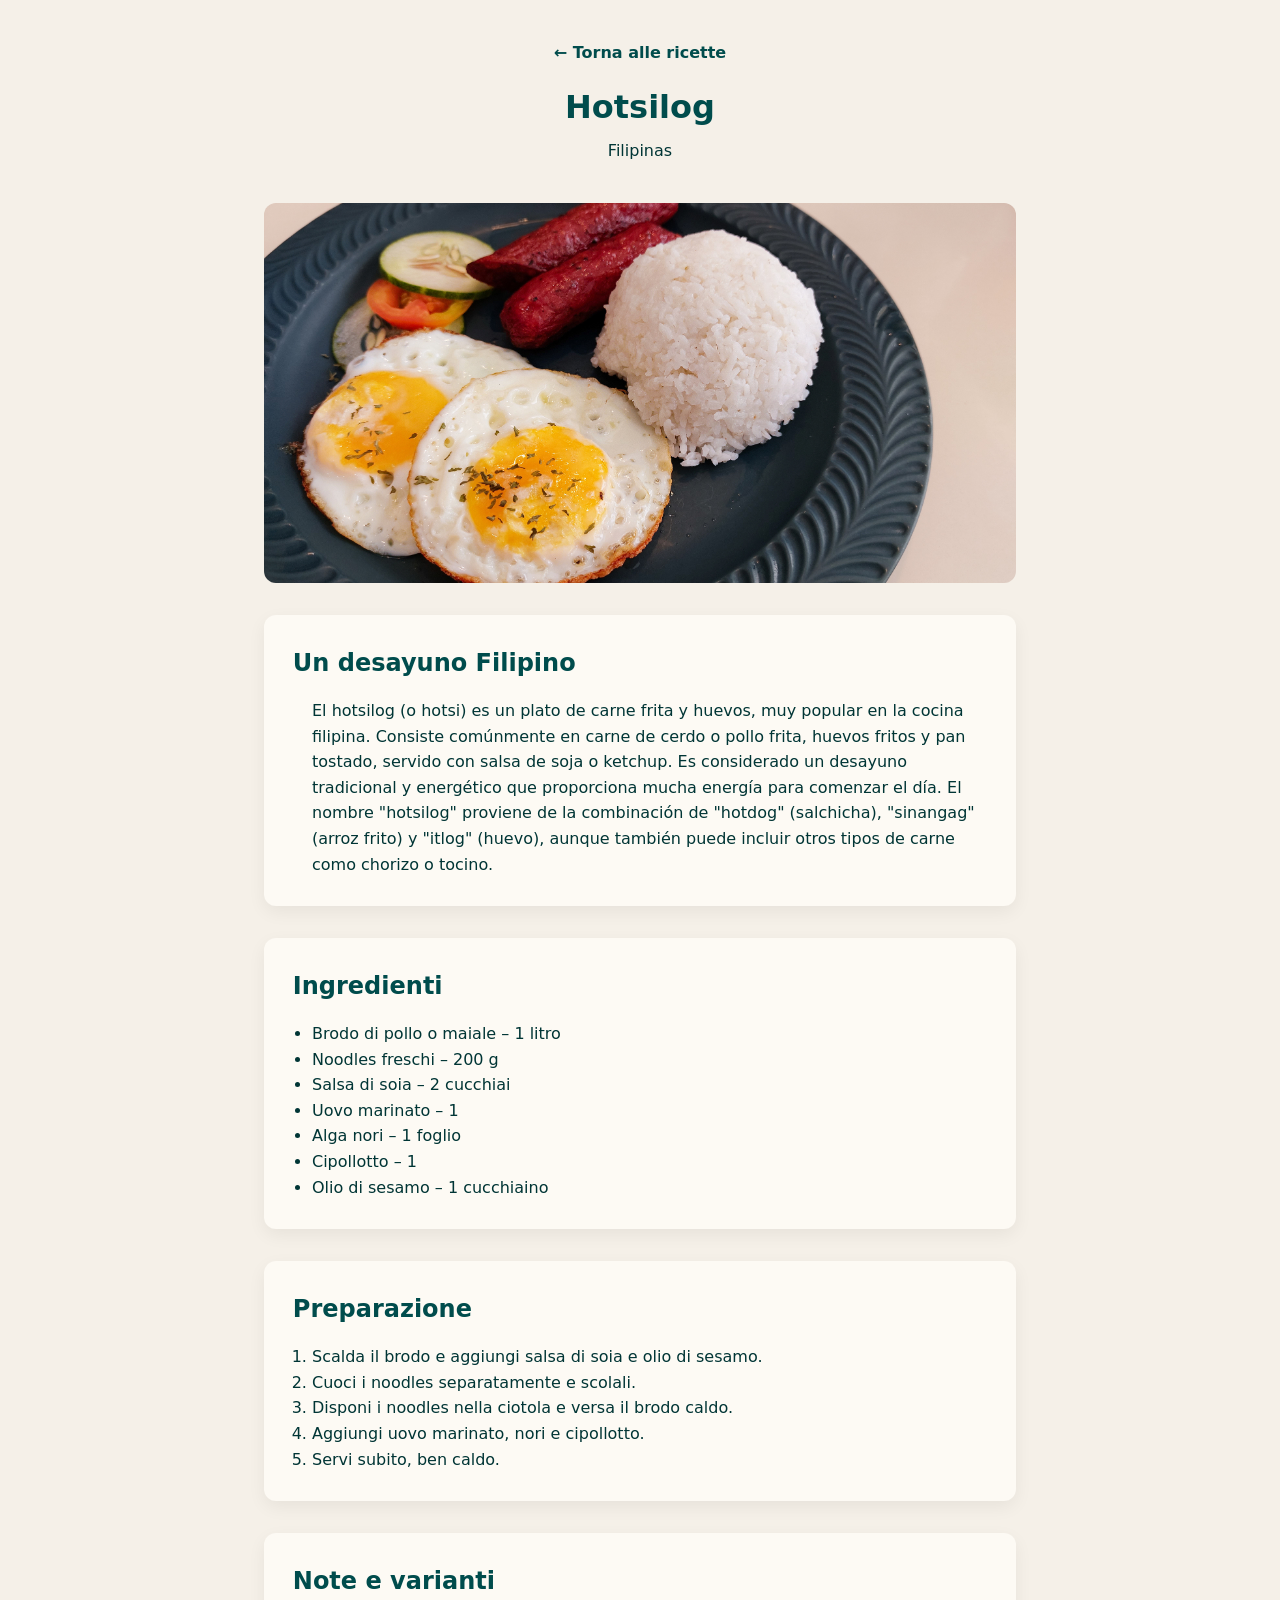
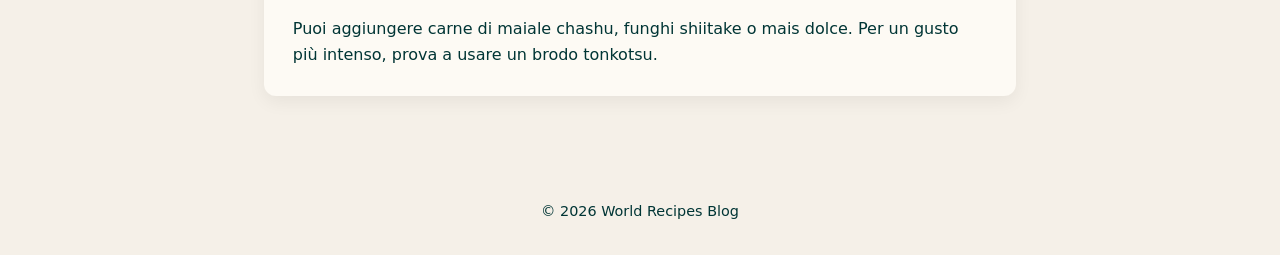
<file: hotsilog.html>
<!DOCTYPE html>
<html lang="it">
<head>
  <meta charset="UTF-8" />
  <meta name="viewport" content="width=device-width, initial-scale=1.0" />
  <title>Pancit – Recetas del mundo</title>
  <link rel="stylesheet" href="styles.css" />
</head>

<body class="pagina-ricetta">

  <header class="header-ricetta">
    <a href="index.html" class="back-link">← Torna alle ricette</a>
    <h1>Hotsilog</h1>
    <p class="sottotitolo-paese">Filipinas</p>
  </header>

  <main class="contenuto-ricetta">

    <div class="hero-ricetta">
      <img src="Images/hotsilog.jpg" alt="Hotsilog Filipino" />
    </div>
    
    <section class="box-ricetta">
        <h2>Un desayuno Filipino</h2>
      <ul>
        <p> El hotsilog (o hotsi) es un plato de carne frita y huevos, muy popular en la cocina filipina.
          Consiste comúnmente en carne de cerdo o pollo frita, huevos fritos y pan tostado, servido con salsa de soja o ketchup.
          Es considerado un desayuno tradicional y energético que proporciona mucha energía para comenzar el día.
          El nombre "hotsilog" proviene de la combinación de "hotdog" (salchicha), "sinangag" (arroz frito) y "itlog" (huevo), aunque también puede incluir otros tipos de carne como chorizo o tocino.
        <p>
      </ul>
    </section>
    
    <section class="box-ricetta">
      <h2>Ingredienti</h2>
      <ul>
        <li>Brodo di pollo o maiale – 1 litro</li>
        <li>Noodles freschi – 200 g</li>
        <li>Salsa di soia – 2 cucchiai</li>
        <li>Uovo marinato – 1</li>
        <li>Alga nori – 1 foglio</li>
        <li>Cipollotto – 1</li>
        <li>Olio di sesamo – 1 cucchiaino</li>
      </ul>
    </section>

    <section class="box-ricetta">
      <h2>Preparazione</h2>
      <ol>
        <li>Scalda il brodo e aggiungi salsa di soia e olio di sesamo.</li>
        <li>Cuoci i noodles separatamente e scolali.</li>
        <li>Disponi i noodles nella ciotola e versa il brodo caldo.</li>
        <li>Aggiungi uovo marinato, nori e cipollotto.</li>
        <li>Servi subito, ben caldo.</li>
      </ol>
    </section>

    <section class="box-ricetta">
      <h2>Note e varianti</h2>
      <p>
        Puoi aggiungere carne di maiale chashu, funghi shiitake o mais dolce.
        Per un gusto più intenso, prova a usare un brodo tonkotsu.
      </p>
    </section>

  </main>

  <footer class="footer">
    <p>© 2026 World Recipes Blog</p>
  </footer>

</body>
</html>
</file>
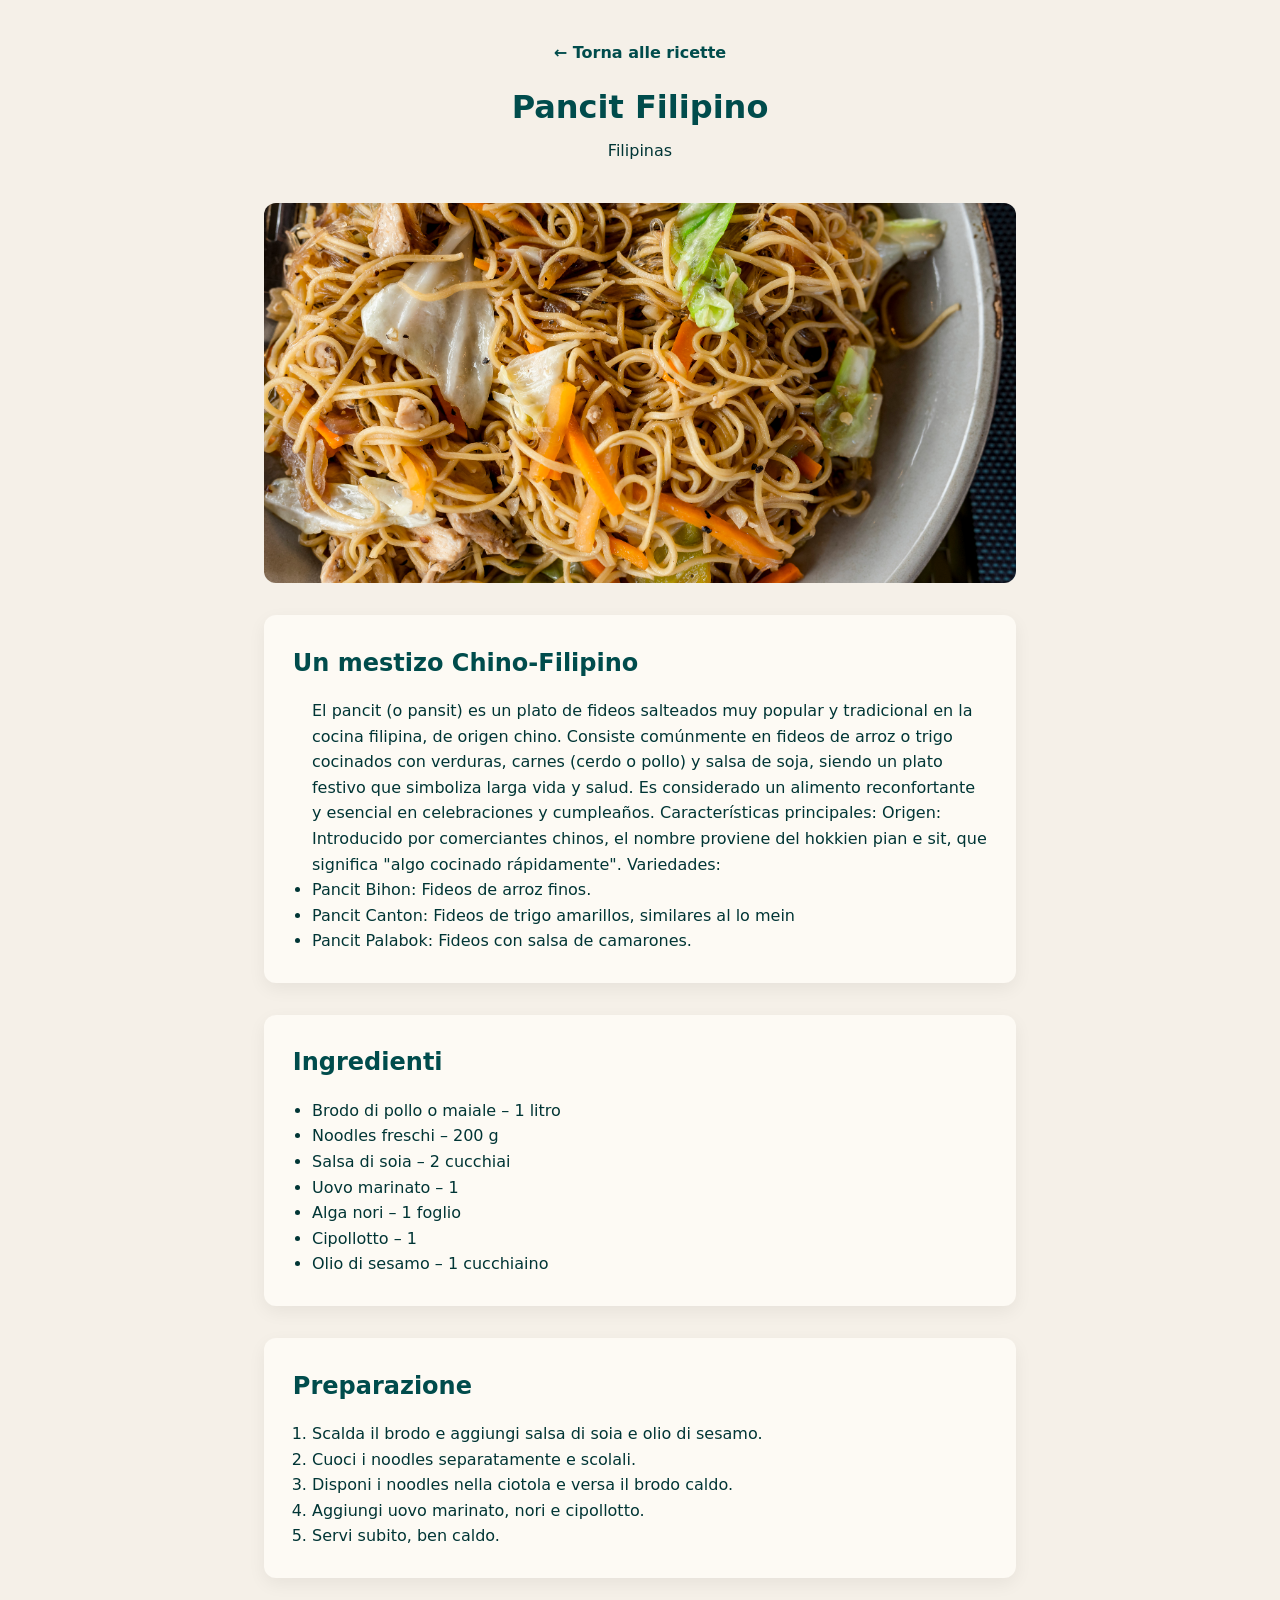
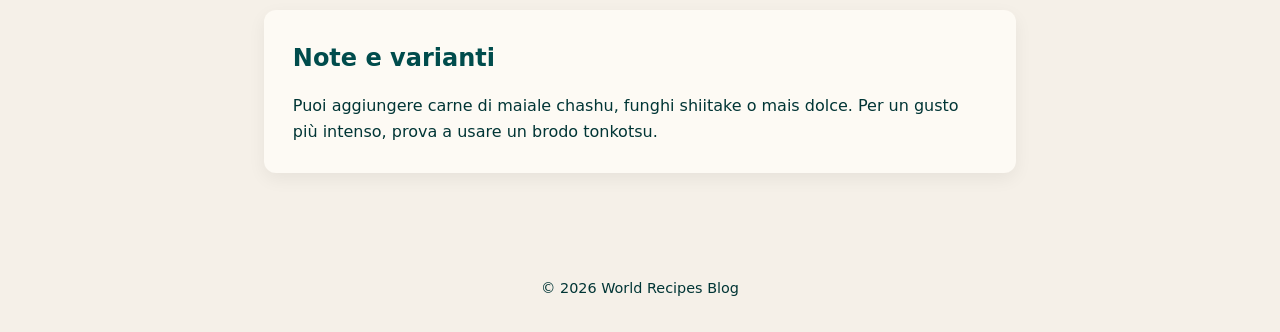
<file: pancit.html>
<!DOCTYPE html>
<html lang="it">
<head>
  <meta charset="UTF-8" />
  <meta name="viewport" content="width=device-width, initial-scale=1.0" />
  <title>Pancit – Recetas del mundo</title>
  <link rel="stylesheet" href="styles.css" />
</head>

<body class="pagina-ricetta">

  <header class="header-ricetta">
    <a href="index.html" class="back-link">← Torna alle ricette</a>
    <h1>Pancit Filipino</h1>
    <p class="sottotitolo-paese">Filipinas</p>
  </header>

  <main class="contenuto-ricetta">

    <div class="hero-ricetta">
      <img src="Images/pancit.jpg" alt="Pancit Filipino" />
    </div>
    
    <section class="box-ricetta">
        <h2>Un mestizo Chino-Filipino</h2>
      <ul>
        <p> El pancit (o pansit) es un plato de fideos salteados muy popular y tradicional en la cocina filipina, de origen chino.
          Consiste comúnmente en fideos de arroz o trigo cocinados con verduras, carnes (cerdo o pollo) y salsa de soja, siendo un plato festivo que simboliza larga vida y salud.
          Es considerado un alimento reconfortante y esencial en celebraciones y cumpleaños.
          
          Características principales:
          Origen: Introducido por comerciantes chinos, el nombre proviene del hokkien pian e sit, que significa "algo cocinado rápidamente".
          Variedades:
          <li>Pancit Bihon: Fideos de arroz finos.</li>
          <li>Pancit Canton: Fideos de trigo amarillos, similares al lo mein</li>
          <li>Pancit Palabok: Fideos con salsa de camarones.</li>
        <p>
      </ul>
    </section>
    
    <section class="box-ricetta">
      <h2>Ingredienti</h2>
      <ul>
        <li>Brodo di pollo o maiale – 1 litro</li>
        <li>Noodles freschi – 200 g</li>
        <li>Salsa di soia – 2 cucchiai</li>
        <li>Uovo marinato – 1</li>
        <li>Alga nori – 1 foglio</li>
        <li>Cipollotto – 1</li>
        <li>Olio di sesamo – 1 cucchiaino</li>
      </ul>
    </section>

    <section class="box-ricetta">
      <h2>Preparazione</h2>
      <ol>
        <li>Scalda il brodo e aggiungi salsa di soia e olio di sesamo.</li>
        <li>Cuoci i noodles separatamente e scolali.</li>
        <li>Disponi i noodles nella ciotola e versa il brodo caldo.</li>
        <li>Aggiungi uovo marinato, nori e cipollotto.</li>
        <li>Servi subito, ben caldo.</li>
      </ol>
    </section>

    <section class="box-ricetta">
      <h2>Note e varianti</h2>
      <p>
        Puoi aggiungere carne di maiale chashu, funghi shiitake o mais dolce.
        Per un gusto più intenso, prova a usare un brodo tonkotsu.
      </p>
    </section>

  </main>

  <footer class="footer">
    <p>© 2026 World Recipes Blog</p>
  </footer>

</body>
</html>
</file>
<file: styles.css>
/* Reset semplice */
* {
  margin: 0;
  padding: 0;
  box-sizing: border-box;
}

body {
  font-family: system-ui, -apple-system, BlinkMacSystemFont, "Segoe UI", sans-serif;
  background-color: #f5f0e8;
  color: #003535;
  line-height: 1.6;
}

/* Hero senza gradienti, colore netto */
.hero {
  background-color: #004c4c;
  color: #fdfaf4;
  padding: 6rem 1.5rem;
  text-align: center; /* titolo centrato */
}

.hero-content {
  max-width: 800px;
  margin: 0 auto;
}

.hero h1 {
  font-size: 2.8rem;
  letter-spacing: 0.05em;
  margin-bottom: 1rem;
  text-align: center; /* centrato */
}

.hero p {
  font-size: 1.1rem;
  margin-bottom: 2rem;
  text-align: center;
}

.btn-primary {
  display: inline-block;
  padding: 0.8rem 1.8rem;
  border-radius: 999px;
  background-color: #003535;
  color: #fdfaf4;
  text-decoration: none;
  font-weight: 600;
  transition: background-color 0.2s ease, transform 0.2s ease;
}

.btn-primary:hover {
  background-color: #004c4c;
  transform: translateY(-1px);
}

/* Sezioni */
.section {
  padding: 3.5rem 1.5rem 4rem;
  max-width: 1100px;
  margin: 0 auto;
}

.section h2 {
  font-size: 2rem;
  margin-bottom: 0.5rem;
  text-align: center;
  color: #004c4c;
}

.section-subtitle {
  text-align: center;
  margin-bottom: 2.5rem;
  color: #003535;
}

/* Griglia ricette */
.grid-ricette {
  display: grid;
  grid-template-columns: repeat(auto-fit, minmax(230px, 1fr));
  gap: 1.8rem;
}

.card-ricetta {
  background-color: #fdfaf4;
  border-radius: 14px;
  overflow: hidden;
  box-shadow: 0 10px 25px rgba(0, 0, 0, 0.08);
  transition: transform 0.2s ease, box-shadow 0.2s ease;
}

.card-ricetta:hover {
  transform: translateY(-6px);
  box-shadow: 0 16px 35px rgba(0, 0, 0, 0.12);
}

/* Immagine + tag paese */
.card-image-wrapper {
  position: relative;
  overflow: hidden;
}

.card-image-wrapper img {
  width: 100%;
  height: 210px;
  object-fit: cover;
  transition: transform 0.4s ease;
}

.card-ricetta:hover .card-image-wrapper img {
  transform: scale(1.06);
}

.card-tag {
  position: absolute;
  left: 12px;
  bottom: 12px;
  background-color: #004c4c;
  color: #fdfaf4;
  padding: 0.25rem 0.7rem;
  border-radius: 999px;
  font-size: 0.8rem;
  font-weight: 600;
}

/* Contenuto card */
.card-content {
  padding: 1.1rem 1.2rem 1.3rem;
}

.card-content h3 {
  font-size: 1.1rem;
  margin-bottom: 0.4rem;
  color: #003535;
}

.card-content p {
  font-size: 0.95rem;
  color: #004c4c;
}

/* Footer */
.footer {
  text-align: center;
  padding: 1.5rem 1rem 2rem;
  font-size: 0.9rem;
  color: #003535;
}

/* Pagina ricetta */
.pagina-ricetta {
  background-color: #f5f0e8;
}

.header-ricetta {
  text-align: center;
  padding: 2.5rem 1rem 1rem;
}

.back-link {
  display: inline-block;
  margin-bottom: 1rem;
  color: #004c4c;
  text-decoration: none;
  font-weight: 600;
}

.back-link:hover {
  text-decoration: underline;
}

.header-ricetta h1 {
  font-size: 2rem;
  color: #004c4c;
  text-align: center;
}

.sottotitolo-paese {
  color: #003535;
  margin-top: 0.3rem;
}

.hero-ricetta img {
  width: 100%;
  max-height: 380px;
  object-fit: cover;
  border-radius: 12px;
  margin: 1.5rem 0;
}

.contenuto-ricetta {
  max-width: 800px;
  margin: 0 auto;
  padding: 0 1.5rem 3rem;
}

.box-ricetta {
  background-color: #fdfaf4;
  padding: 1.8rem;
  margin-bottom: 2rem;
  border-radius: 12px;
  box-shadow: 0 6px 18px rgba(0, 0, 0, 0.06);
}

.box-ricetta h2 {
  margin-bottom: 1rem;
  color: #004c4c;
}

.box-ricetta ul,
.box-ricetta ol {
  margin-left: 1.2rem;
  color: #003535;
  line-height: 1.6;
}
/* Bottone Home in alto a sinistra */
.btn-home {
  position: absolute;
  top: 18px;
  left: 18px;
  background-color: #003535;
  color: #fdfaf4;
  padding: 0.55rem 1.2rem;
  border-radius: 999px;
  text-decoration: none;
  font-weight: 600;
  font-size: 0.9rem;
  box-shadow: 0 8px 20px rgba(0, 0, 0, 0.12);
  transition: background-color 0.2s ease, transform 0.2s ease;
}

.btn-home:hover {
  background-color: #004c4c;
  transform: translateY(-2px);
}
</file>
